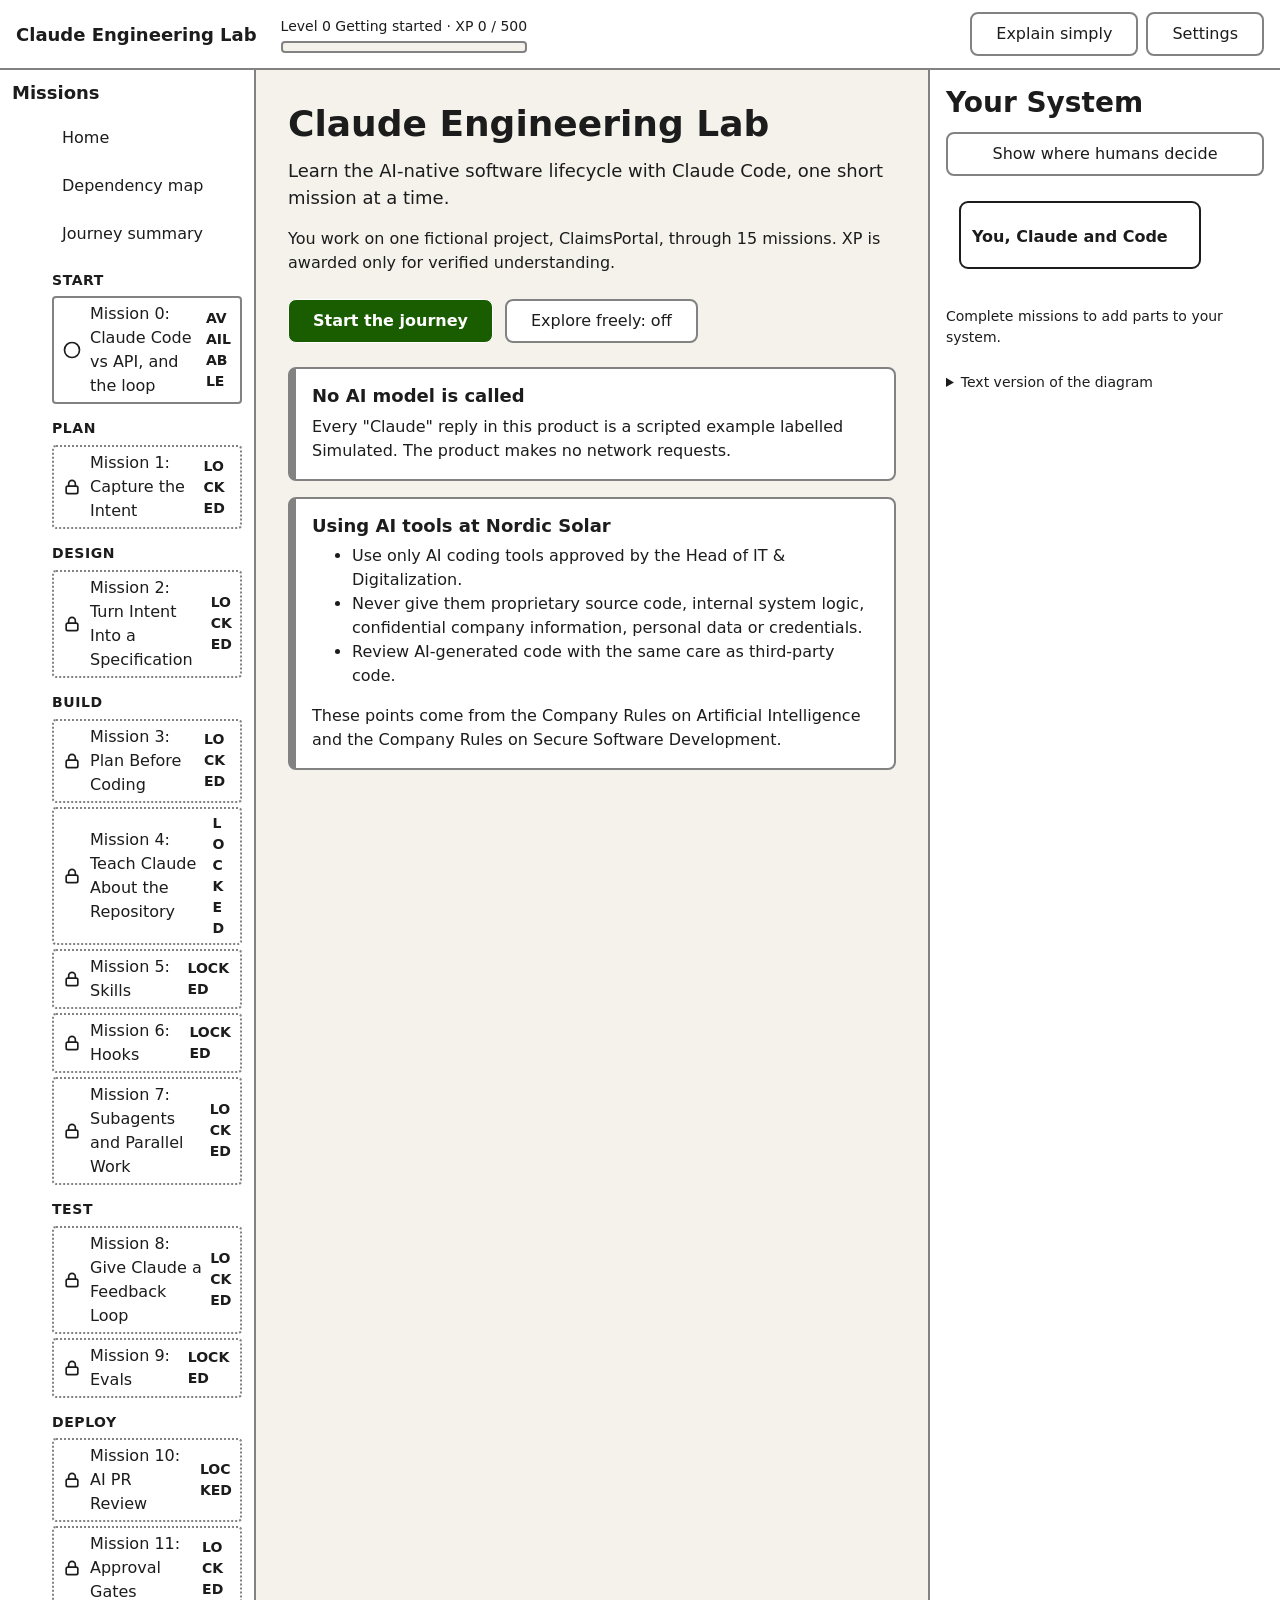
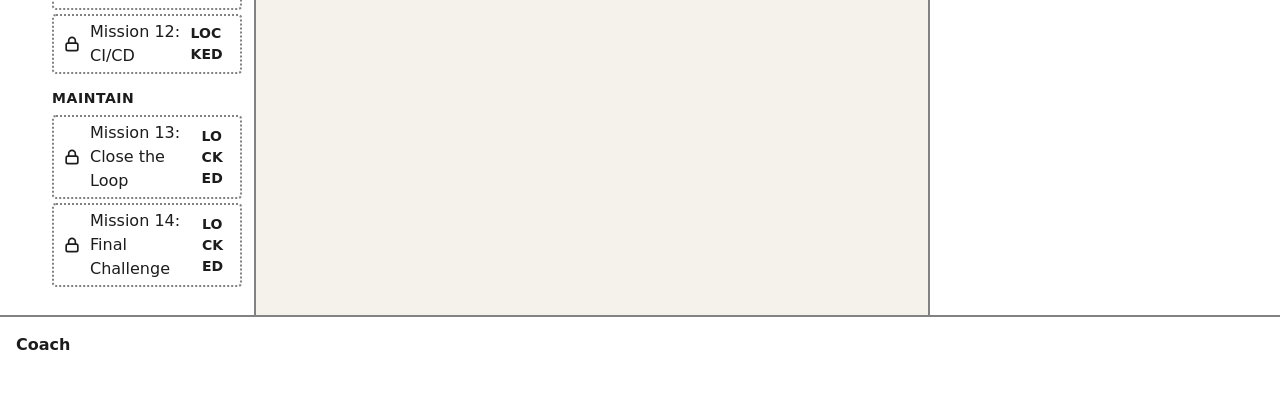
<file: index.html>
<!DOCTYPE html>
<html lang="en">
<head>
  <meta charset="utf-8">
  <meta http-equiv="Content-Security-Policy" content="default-src 'none'; script-src 'self'; style-src 'self'; img-src 'self' data:; connect-src 'none'; base-uri 'none'; form-action 'none'">
  <meta name="viewport" content="width=device-width, initial-scale=1">
  <meta name="referrer" content="no-referrer">
  <title>Claude Engineering Lab</title>
  <link rel="stylesheet" href="css/tokens.css">
  <link rel="stylesheet" href="css/base.css">
  <link rel="stylesheet" href="css/layout.css">
  <link rel="stylesheet" href="css/components.css">
  <script defer src="js/core/dom.js"></script>
  <script defer src="js/core/a11y.js"></script>
  <script defer src="js/core/xp.js"></script>
  <script defer src="js/core/unlock.js"></script>
  <script defer src="js/core/store.js"></script>
  <script defer src="js/core/router.js"></script>
  <script defer src="js/core/skills-validator.js"></script>
  <script defer src="js/core/workflow.js"></script>
  <script defer src="js/content/registry.js"></script>
  <script defer src="js/content/glossary.js"></script>
  <script defer src="js/content/links.js"></script>
  <script defer src="js/content/system-nodes.js"></script>
  <script defer src="js/content/repo.js"></script>
  <script defer src="js/content/final.js"></script>
  <script defer src="js/content/map-graph.js"></script>
  <script defer src="js/components/icons.js"></script>
  <script defer src="js/components/notices.js"></script>
  <script defer src="js/components/coach.js"></script>
  <script defer src="js/components/classifier.js"></script>
  <script defer src="js/components/compare.js"></script>
  <script defer src="js/components/stepper.js"></script>
  <script defer src="js/components/choice.js"></script>
  <script defer src="js/components/diagram.js"></script>
  <script defer src="js/components/map.js"></script>
  <script defer src="js/components/tree.js"></script>
  <script defer src="js/components/terminal.js"></script>
  <script defer src="js/components/flagger.js"></script>
  <script defer src="js/components/builder.js"></script>
  <script defer src="js/components/textlab.js"></script>
  <script defer src="js/components/evalgate.js"></script>
  <script defer src="js/components/pipeline.js"></script>
  <script defer src="js/components/policygrid.js"></script>
  <script defer src="js/components/workflow.js"></script>
  <script defer src="js/components/files.js"></script>
  <script defer src="js/mission.js"></script>
  <script defer src="js/summary.js"></script>
  <script defer src="js/content/missions/m00-orientation.js"></script>
  <script defer src="js/content/missions/m01-intent.js"></script>
  <script defer src="js/content/missions/m02-spec.js"></script>
  <script defer src="js/content/missions/m03-plan.js"></script>
  <script defer src="js/content/missions/m04-context.js"></script>
  <script defer src="js/content/missions/m05-skills.js"></script>
  <script defer src="js/content/missions/m06-hooks.js"></script>
  <script defer src="js/content/missions/m07-agents.js"></script>
  <script defer src="js/content/missions/m08-feedback.js"></script>
  <script defer src="js/content/missions/m09-evals.js"></script>
  <script defer src="js/content/missions/m10-review.js"></script>
  <script defer src="js/content/missions/m11-gates.js"></script>
  <script defer src="js/content/missions/m12-pipeline.js"></script>
  <script defer src="js/content/missions/m13-loop.js"></script>
  <script defer src="js/content/missions/m14-final.js"></script>
  <script defer src="js/app.js"></script>
</head>
<body>
  <a class="skip-link" href="#main">Skip to main content</a>
  <div class="app">
    <header class="app-header">
      <p class="brand">Claude Engineering Lab</p>
      <div class="header-xp" id="header-xp">
        <span class="xp-label" id="xp-label">XP 0 / 500</span>
      </div>
      <div class="header-controls" id="header-controls">
        <button type="button" class="btn menu-toggle" id="menu-toggle" aria-expanded="false" aria-controls="rail">Menu</button>
      </div>
    </header>

    <nav class="rail" id="rail" aria-label="Missions">
      <h2>Missions</h2>
      <ul id="rail-list">
        <li><a href="#/">Home</a></li>
        <li><a href="#/map">Dependency map</a></li>
        <li><a href="#/summary">Journey summary</a></li>
      </ul>
    </nav>

    <main class="lab" id="main" tabindex="-1">
      <noscript><p>Claude Engineering Lab needs JavaScript. It makes no network requests and loads no third-party code.</p></noscript>
    </main>

    <aside class="system" id="system" aria-label="Your System">
      <h2>Your System</h2>
      <p>Your diagram grows as you complete missions.</p>
    </aside>

    <section class="coach" aria-label="Coach">
      <p class="coach-title">Coach</p>
      <div class="coach-body" id="coach" aria-live="polite" aria-atomic="true"></div>
      <div class="coach-tools" id="coach-tools"></div>
      <div class="coach-nav" id="coach-nav"></div>
    </section>
  </div>
</body>
</html>
</file>
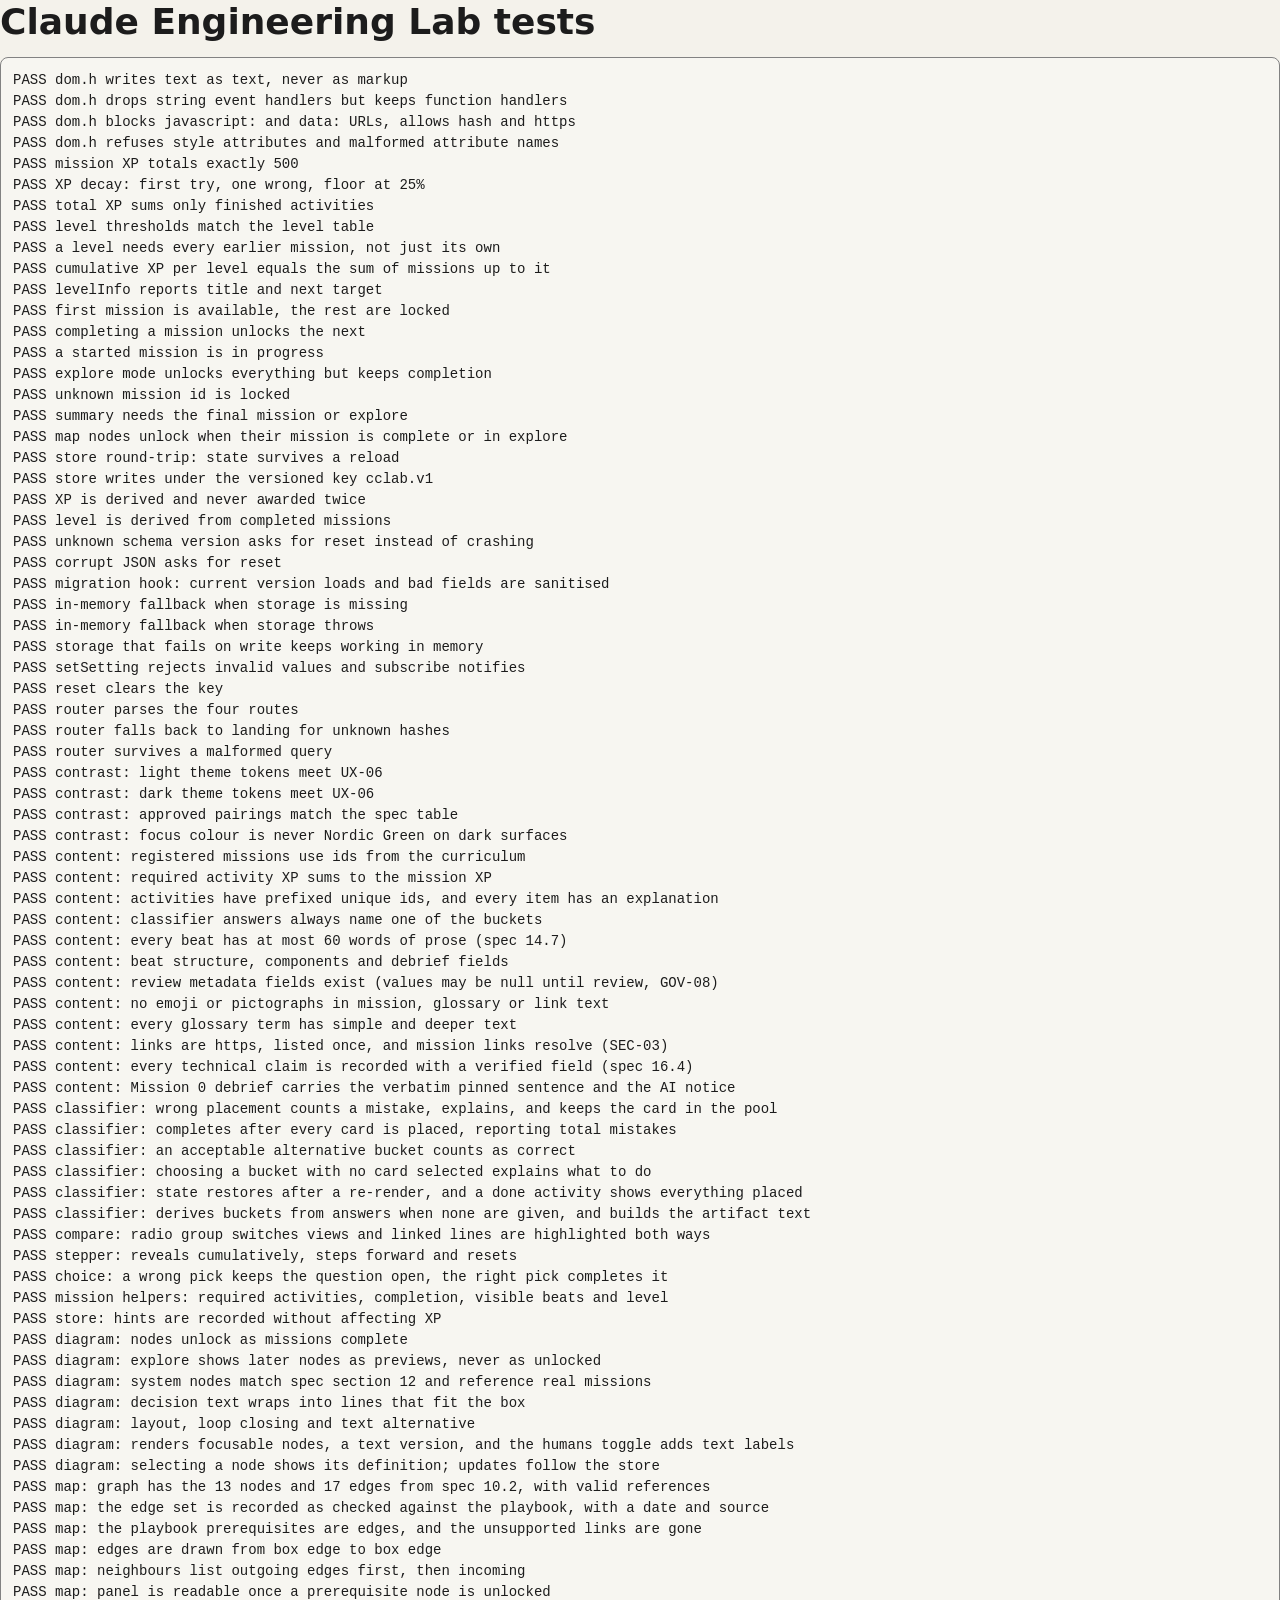
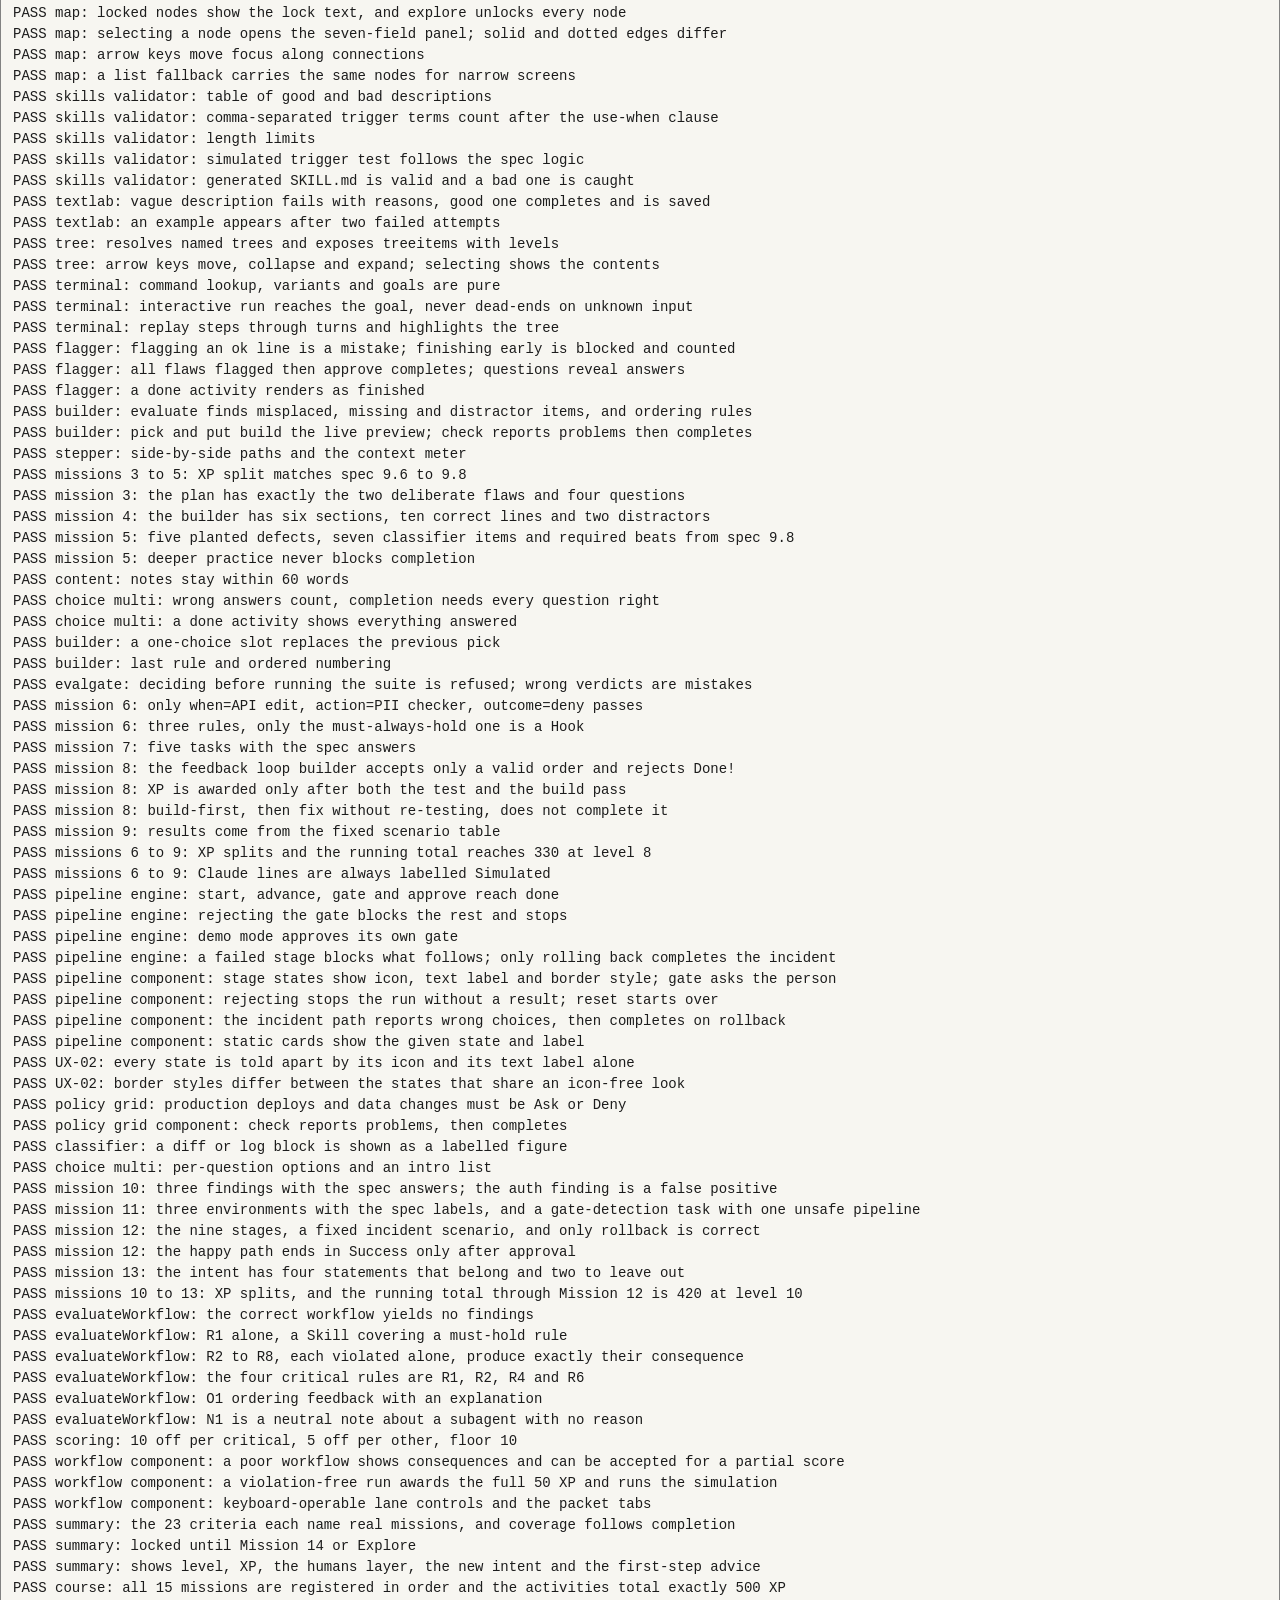
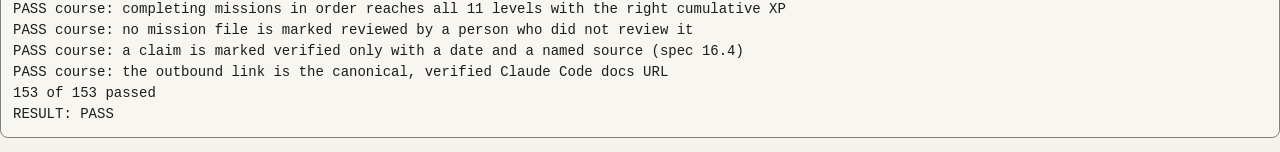
<file: tests.html>
<!DOCTYPE html>
<html lang="en">
<head>
  <meta charset="utf-8">
  <meta http-equiv="Content-Security-Policy" content="default-src 'none'; script-src 'self'; style-src 'self'; img-src 'self' data:; connect-src 'none'; base-uri 'none'; form-action 'none'">
  <meta name="viewport" content="width=device-width, initial-scale=1">
  <title>Claude Engineering Lab tests</title>
  <link rel="stylesheet" href="css/tokens.css">
  <link rel="stylesheet" href="css/base.css">
  <link rel="stylesheet" href="css/components.css">
  <script defer src="js/core/dom.js"></script>
  <script defer src="js/core/a11y.js"></script>
  <script defer src="js/core/xp.js"></script>
  <script defer src="js/core/unlock.js"></script>
  <script defer src="js/core/store.js"></script>
  <script defer src="js/core/router.js"></script>
  <script defer src="js/core/skills-validator.js"></script>
  <script defer src="js/core/workflow.js"></script>
  <script defer src="js/content/registry.js"></script>
  <script defer src="js/content/glossary.js"></script>
  <script defer src="js/content/links.js"></script>
  <script defer src="js/content/system-nodes.js"></script>
  <script defer src="js/content/repo.js"></script>
  <script defer src="js/content/final.js"></script>
  <script defer src="js/content/map-graph.js"></script>
  <script defer src="js/components/icons.js"></script>
  <script defer src="js/components/notices.js"></script>
  <script defer src="js/components/coach.js"></script>
  <script defer src="js/components/classifier.js"></script>
  <script defer src="js/components/compare.js"></script>
  <script defer src="js/components/stepper.js"></script>
  <script defer src="js/components/choice.js"></script>
  <script defer src="js/components/diagram.js"></script>
  <script defer src="js/components/map.js"></script>
  <script defer src="js/components/tree.js"></script>
  <script defer src="js/components/terminal.js"></script>
  <script defer src="js/components/flagger.js"></script>
  <script defer src="js/components/builder.js"></script>
  <script defer src="js/components/textlab.js"></script>
  <script defer src="js/components/evalgate.js"></script>
  <script defer src="js/components/pipeline.js"></script>
  <script defer src="js/components/policygrid.js"></script>
  <script defer src="js/components/workflow.js"></script>
  <script defer src="js/components/files.js"></script>
  <script defer src="js/mission.js"></script>
  <script defer src="js/summary.js"></script>
  <script defer src="js/content/missions/m00-orientation.js"></script>
  <script defer src="js/content/missions/m01-intent.js"></script>
  <script defer src="js/content/missions/m02-spec.js"></script>
  <script defer src="js/content/missions/m03-plan.js"></script>
  <script defer src="js/content/missions/m04-context.js"></script>
  <script defer src="js/content/missions/m05-skills.js"></script>
  <script defer src="js/content/missions/m06-hooks.js"></script>
  <script defer src="js/content/missions/m07-agents.js"></script>
  <script defer src="js/content/missions/m08-feedback.js"></script>
  <script defer src="js/content/missions/m09-evals.js"></script>
  <script defer src="js/content/missions/m10-review.js"></script>
  <script defer src="js/content/missions/m11-gates.js"></script>
  <script defer src="js/content/missions/m12-pipeline.js"></script>
  <script defer src="js/content/missions/m13-loop.js"></script>
  <script defer src="js/content/missions/m14-final.js"></script>
  <script defer src="tests/harness.js"></script>
  <script defer src="tests/dom.test.js"></script>
  <script defer src="tests/xp.test.js"></script>
  <script defer src="tests/unlock.test.js"></script>
  <script defer src="tests/store.test.js"></script>
  <script defer src="tests/router.test.js"></script>
  <script defer src="tests/contrast.test.js"></script>
  <script defer src="tests/content.test.js"></script>
  <script defer src="tests/components.test.js"></script>
  <script defer src="tests/diagram.test.js"></script>
  <script defer src="tests/map.test.js"></script>
  <script defer src="tests/phase4.test.js"></script>
  <script defer src="tests/phase5.test.js"></script>
  <script defer src="tests/phase6.test.js"></script>
  <script defer src="tests/phase7.test.js"></script>
  <script defer src="tests/run.js"></script>
</head>
<body>
  <main>
    <h1>Claude Engineering Lab tests</h1>
    <pre id="output"></pre>
  </main>
</body>
</html>
</file>
<file: css/tokens.css>
/* Design tokens (spec 14.4). The only file allowed to hold colour literals. */

:root {
  --ns-green: #1A5C00;
  --ns-almost-black: #1C1C1C;
  --ns-off-white: #F4F2EB;
  --ns-white: #FFFFFF;
  --ns-black: #000000;

  --font-ui: Aptos, "Segoe UI", system-ui, -apple-system, Roboto, "Helvetica Neue", Arial, sans-serif;
  --font-mono: "Aptos Mono", ui-monospace, "Cascadia Code", Consolas, Menlo, monospace;

  --text-xs: 0.875rem;
  --text-s: 1rem;
  --text-m: 1.125rem;
  --text-l: 1.375rem;
  --text-xl: 1.75rem;
  --text-2xl: 2.25rem;
  --text-3xl: 3rem;

  --space-1: 0.25rem;
  --space-2: 0.5rem;
  --space-3: 0.75rem;
  --space-4: 1rem;
  --space-5: 1.5rem;
  --space-6: 2rem;
  --space-7: 3rem;
  --space-8: 4rem;

  --radius-s: 4px;
  --radius-m: 8px;
  --radius-l: 12px;

  --dur-fast: 150ms;
  --dur-med: 250ms;
  --dur-slow: 400ms;
  --ease: cubic-bezier(0.2, 0, 0, 1);

  --z-rail: 20;
  --z-header: 30;
  --z-drawer: 40;

  /* Light theme (default) */
  --bg: var(--ns-off-white);
  --surface-1: var(--ns-white);
  --surface-2: color-mix(in srgb, var(--ns-off-white) 60%, var(--ns-white));
  --border: color-mix(in srgb, var(--ns-almost-black) 55%, var(--ns-white));
  --code-bg: color-mix(in srgb, var(--ns-off-white) 70%, var(--ns-white));
  --text: var(--ns-almost-black);
  --text-on-fill: var(--ns-white);
  --fill-primary: var(--ns-green);
  --fill-primary-hover: color-mix(in srgb, var(--ns-green) 80%, var(--ns-almost-black));
  --focus: var(--ns-almost-black);
  --shadow-1: 0 1px 2px rgb(0 0 0 / 0.16);
  --shadow-2: 0 4px 12px rgb(0 0 0 / 0.2);
}

@media (prefers-color-scheme: dark) {
  :root:not([data-theme="light"]) {
    --bg: var(--ns-almost-black);
    --surface-1: color-mix(in srgb, var(--ns-white) 8%, var(--ns-almost-black));
    --surface-2: color-mix(in srgb, var(--ns-white) 14%, var(--ns-almost-black));
    --border: color-mix(in srgb, var(--ns-white) 55%, var(--ns-almost-black));
    --code-bg: color-mix(in srgb, var(--ns-black) 30%, var(--ns-almost-black));
    --text: var(--ns-white);
    --focus: var(--ns-white);
    --shadow-1: 0 1px 2px rgb(0 0 0 / 0.5);
    --shadow-2: 0 4px 12px rgb(0 0 0 / 0.6);
  }
}

:root[data-theme="dark"] {
  --bg: var(--ns-almost-black);
  --surface-1: color-mix(in srgb, var(--ns-white) 8%, var(--ns-almost-black));
  --surface-2: color-mix(in srgb, var(--ns-white) 14%, var(--ns-almost-black));
  --border: color-mix(in srgb, var(--ns-white) 55%, var(--ns-almost-black));
  --code-bg: color-mix(in srgb, var(--ns-black) 30%, var(--ns-almost-black));
  --text: var(--ns-white);
  --focus: var(--ns-white);
  --shadow-1: 0 1px 2px rgb(0 0 0 / 0.5);
  --shadow-2: 0 4px 12px rgb(0 0 0 / 0.6);
}
</file>
<file: css/base.css>
*, *::before, *::after { box-sizing: border-box; }

html {
  -webkit-text-size-adjust: 100%;
  text-size-adjust: 100%;
}

body {
  margin: 0;
  background: var(--bg);
  color: var(--text);
  font-family: var(--font-ui);
  font-size: var(--text-s);
  line-height: 1.5;
  overflow-wrap: anywhere;
}

h1, h2, h3 { line-height: 1.2; margin: 0 0 var(--space-3); }
h1 { font-size: var(--text-2xl); font-weight: 700; }
h2 { font-size: var(--text-xl); font-weight: 700; }
h3 { font-size: var(--text-l); font-weight: 400; }
p, ul, ol { margin: 0 0 var(--space-4); }
p, li { max-width: 70ch; }

a { color: var(--text); text-decoration: underline; text-underline-offset: 0.15em; }

code, pre, kbd { font-family: var(--font-mono); font-size: var(--text-xs); }
pre {
  background: var(--code-bg);
  border: 1px solid var(--border);
  border-radius: var(--radius-m);
  padding: var(--space-3);
  overflow-x: auto;
  max-width: 100%;
}

button, input, select, textarea { font: inherit; color: inherit; }
select, textarea, input:not([type="radio"]):not([type="checkbox"]) {
  min-height: 44px;
  padding: var(--space-1) var(--space-3);
  background: var(--surface-1);
  border: 2px solid var(--border);
  border-radius: var(--radius-s);
}

.btn {
  display: inline-flex;
  align-items: center;
  justify-content: center;
  gap: var(--space-2);
  min-height: 44px;
  min-width: 44px;
  padding: var(--space-2) var(--space-5);
  background: var(--surface-1);
  color: var(--text);
  border: 2px solid var(--border);
  border-radius: var(--radius-m);
  cursor: pointer;
  text-decoration: none;
}
.btn:hover { background: var(--surface-2); }
.btn[disabled], .btn[aria-disabled="true"] { cursor: not-allowed; border-style: dashed; }

.btn-primary {
  background: var(--fill-primary);
  color: var(--text-on-fill);
  border: 1px solid var(--ns-white);
  font-weight: 700;
}
.btn-primary:hover { background: var(--fill-primary-hover); }

:focus-visible {
  outline: 3px solid var(--focus);
  outline-offset: 2px;
}
:focus:not(:focus-visible) { outline: none; }
[tabindex="-1"]:focus { outline: none; }

.skip-link {
  position: absolute;
  left: var(--space-3);
  top: -100px;
  padding: var(--space-2) var(--space-4);
  background: var(--surface-1);
  border: 2px solid var(--border);
  z-index: calc(var(--z-drawer) + 10);
}
.skip-link:focus { top: var(--space-3); }

.sr-only {
  position: absolute;
  width: 1px;
  height: 1px;
  margin: -1px;
  padding: 0;
  overflow: hidden;
  clip-path: inset(50%);
  white-space: nowrap;
  border: 0;
}

.notice {
  border: 2px solid var(--border);
  border-left-width: 8px;
  border-radius: var(--radius-m);
  background: var(--surface-1);
  padding: var(--space-4);
  margin-bottom: var(--space-4);
  max-width: 70ch;
}
.notice h2, .notice h3 { font-size: var(--text-m); font-weight: 700; margin-bottom: var(--space-2); }
.notice p:last-child, .notice ul:last-child { margin-bottom: 0; }

.actions { display: flex; flex-wrap: wrap; gap: var(--space-3); margin: var(--space-5) 0; }

@media (prefers-reduced-motion: reduce) {
  *, *::before, *::after {
    animation-duration: 0.01ms !important;
    animation-iteration-count: 1 !important;
    transition-duration: 0.01ms !important;
    scroll-behavior: auto !important;
  }
}
:root[data-motion="reduce"] *,
:root[data-motion="reduce"] *::before,
:root[data-motion="reduce"] *::after {
  animation-duration: 0.01ms !important;
  animation-iteration-count: 1 !important;
  transition-duration: 0.01ms !important;
  scroll-behavior: auto !important;
}

.lead { font-size: var(--text-m); max-width: 60ch; }
summary { cursor: pointer; padding-block: var(--space-3); }
</file>
<file: css/layout.css>
.app {
  display: grid;
  min-height: 100vh;
  grid-template-columns: minmax(0, 1fr);
  grid-template-rows: auto 1fr auto;
  grid-template-areas: "header" "lab" "coach";
}

.app-header {
  grid-area: header;
  display: flex;
  flex-wrap: wrap;
  align-items: center;
  gap: var(--space-3) var(--space-5);
  padding: var(--space-3) var(--space-4);
  background: var(--surface-1);
  border-bottom: 2px solid var(--border);
}
.brand { font-size: var(--text-m); font-weight: 700; margin: 0; }
.header-xp { display: flex; flex-direction: column; gap: var(--space-1); min-width: 10rem; }
.xp-label { font-size: var(--text-xs); }
.xp-bar {
  height: 12px;
  border: 2px solid var(--border);
  border-radius: var(--radius-s);
  background: var(--bg);
  overflow: hidden;
}
.xp-fill { height: 100%; background: var(--fill-primary); transform-origin: left; }
.header-controls { display: flex; flex-wrap: wrap; gap: var(--space-2); margin-left: auto; }

.rail {
  grid-area: rail;
  display: none;
  padding: var(--space-4);
  background: var(--surface-1);
  border-right: 2px solid var(--border);
}
.rail[data-open="true"] {
  display: block;
  position: fixed;
  inset: 0 auto 0 0;
  width: min(20rem, 90vw);
  overflow-y: auto;
  z-index: var(--z-drawer);
  box-shadow: var(--shadow-2);
}
.rail h2 { font-size: var(--text-m); }

.lab {
  grid-area: lab;
  padding: var(--space-5) var(--space-4);
  min-width: 0;
}
.lab:focus { outline: none; }

.system {
  grid-area: system;
  display: none;
  padding: var(--space-4);
  border-left: 2px solid var(--border);
  background: var(--surface-1);
}

.coach {
  grid-area: coach;
  padding: var(--space-4);
  background: var(--surface-1);
  border-top: 2px solid var(--border);
  min-height: 3.5rem;
}
.coach-title { font-size: var(--text-s); font-weight: 700; margin: 0 0 var(--space-1); }
.coach-body { margin: 0; }

.menu-toggle { display: inline-flex; }

@media (min-width: 768px) {
  .app {
    grid-template-columns: 7.5rem minmax(0, 1fr);
    grid-template-areas: "header header" "rail lab" "coach coach";
  }
  .rail { display: block; padding: var(--space-3); }
  .rail[data-open="true"] { position: static; width: auto; box-shadow: none; }
  .rail h2 { position: absolute; width: 1px; height: 1px; overflow: hidden; clip-path: inset(50%); margin: -1px; }
  .menu-toggle { display: none; }
  .lab { padding: var(--space-6); }
}

@media (min-width: 1280px) {
  .app {
    grid-template-columns: 16rem minmax(0, 1fr) 22rem;
    grid-template-areas: "header header header" "rail lab system" "coach coach coach";
  }
  .rail h2 { position: static; width: auto; height: auto; overflow: visible; clip-path: none; margin: 0 0 var(--space-3); }
  .system { display: block; }
}
</file>
<file: css/components.css>
.icon { flex: none; vertical-align: -0.2em; }

/* Mission shell */
.mission { max-width: 56rem; }
.mission-kicker { margin: 0 0 var(--space-1); font-weight: 700; font-size: var(--text-xs); text-transform: uppercase; letter-spacing: 0.04em; }
.mission-meta { margin: 0 0 var(--space-5); font-size: var(--text-xs); }
.beat-progress { display: flex; flex-wrap: wrap; align-items: center; gap: var(--space-3); margin-bottom: var(--space-4); }
.beat-count { margin: 0; font-size: var(--text-xs); font-weight: 700; }
.dots { display: flex; gap: var(--space-2); list-style: none; padding: 0; margin: 0; }
.dot { width: 14px; height: 14px; border-radius: 50%; border: 2px solid var(--text); }
.dot[data-state="past"] { background: var(--text); }
.dot[data-state="current"] { border-width: 4px; }
.dot[data-state="ahead"] { border-style: dashed; }
.beat-heading { font-size: var(--text-xl); }
.beat-deeper { border-left: 4px solid var(--border); padding-left: var(--space-3); }
.beat-caption, .beat-simulated { font-size: var(--text-xs); }
.terms { margin: 0 0 var(--space-4); max-width: 70ch; }
.terms dt { font-weight: 700; }
.terms dd { margin: 0 0 var(--space-2); }
.debrief-line { margin-bottom: var(--space-2); }
.level-banner { border-style: double; border-width: 4px; }
.readmore h3 { font-size: var(--text-m); font-weight: 700; }

/* Coach */
.coach-msg { margin: 0; display: flex; flex-wrap: wrap; align-items: baseline; gap: var(--space-1); max-width: 80ch; }
.coach-msg[data-kind="wrong"] { border-left: 6px double var(--text); padding-left: var(--space-3); }
.coach-msg[data-kind="correct"] { border-left: 6px solid var(--text); padding-left: var(--space-3); }
.coach-extra { font-weight: 700; }
.coach-tools, .coach-nav { display: flex; flex-wrap: wrap; align-items: center; gap: var(--space-3); margin-top: var(--space-3); }
.coach-why summary { list-style: none; cursor: pointer; display: inline-flex; }
.coach-why summary::-webkit-details-marker { display: none; }
.coach-why p { margin-top: var(--space-2); }
.coach-reason { font-size: var(--text-xs); font-weight: 700; }

/* Classifier */
.classifier { display: grid; gap: var(--space-4); }
.cl-request { margin: 0; padding: var(--space-3) var(--space-4); border-left: 6px solid var(--text); background: var(--surface-1); font-weight: 700; max-width: 70ch; }
.cl-prompt { margin: 0; font-weight: 700; }
.cl-pool { list-style: none; padding: 0; margin: 0; display: flex; flex-wrap: wrap; gap: var(--space-2); }
.cl-pool li { max-width: 100%; }
.cl-card { display: inline-flex; align-items: center; gap: var(--space-2); min-height: 44px; padding: var(--space-2) var(--space-4); text-align: left; background: var(--surface-1); border: 2px solid var(--border); border-radius: var(--radius-m); cursor: pointer; }
.cl-card:hover { background: var(--surface-2); }
.cl-card[aria-pressed="true"] { border: 4px solid var(--text); padding: calc(var(--space-2) - 2px) calc(var(--space-4) - 2px); font-weight: 700; }
.cl-card[data-wrong="true"] { border-style: double; border-width: 5px; }
.cl-flag { font-weight: 700; }
.cl-buckets { display: grid; gap: var(--space-3); grid-template-columns: repeat(auto-fit, minmax(14rem, 1fr)); }
.cl-bucket { background: var(--surface-1); border: 2px solid var(--border); border-radius: var(--radius-m); padding: var(--space-3); }
.cl-bucket-title { font-size: var(--text-s); font-weight: 700; margin-bottom: var(--space-2); }
.cl-place[aria-disabled="true"] { border-style: dashed; cursor: not-allowed; }
.cl-placed { list-style: none; padding: 0; margin: var(--space-3) 0 0; display: grid; gap: var(--space-2); }
.cl-placed-item { display: flex; gap: var(--space-2); align-items: flex-start; padding: var(--space-2); border: 2px solid var(--border); border-radius: var(--radius-s); background: var(--bg); }
.cl-artifact { background: var(--surface-1); border: 2px solid var(--border); border-radius: var(--radius-m); padding: var(--space-4); }
.cl-artifact h3 { font-size: var(--text-m); font-weight: 700; }
.cl-artifact-text { white-space: pre-wrap; }

/* Compare */
.compare { display: grid; gap: var(--space-3); }
.compare-switch { display: inline-flex; flex-wrap: wrap; gap: var(--space-2); border: 0; margin: 0; padding: 0; }
.compare-opt input { position: absolute; opacity: 0; width: 44px; height: 44px; margin: 0; }
.compare-opt label { display: inline-flex; align-items: center; min-height: 44px; padding: var(--space-2) var(--space-4); border: 2px solid var(--border); border-radius: var(--radius-m); background: var(--surface-1); cursor: pointer; }
.compare-opt input:checked + label { background: var(--fill-primary); color: var(--text-on-fill); border: 2px solid var(--ns-white); font-weight: 700; }
.compare-opt input:focus-visible + label { outline: 3px solid var(--focus); outline-offset: 2px; }
.compare-opt { position: relative; }
.compare-heading { font-size: var(--text-m); font-weight: 700; margin: 0; }
.compare-lines { list-style: none; padding: 0; margin: 0; display: grid; gap: var(--space-2); }
.compare-line { display: block; width: 100%; text-align: left; padding: var(--space-3); background: var(--surface-1); border: 2px solid var(--border); border-radius: var(--radius-s); }
button.compare-line { cursor: pointer; min-height: 44px; }
.compare-line[aria-pressed="true"] { border: 4px solid var(--text); padding: calc(var(--space-3) - 2px); }
.compare-line[data-linked="true"] { border-style: double; border-width: 5px; }
.compare-tag { font-weight: 700; font-size: var(--text-xs); }
.compare-hint { font-size: var(--text-xs); margin: 0; }

/* Stepper */
.stepper { display: grid; gap: var(--space-3); }
.flow { list-style: none; padding: 0; margin: 0; display: flex; flex-wrap: wrap; gap: var(--space-2); align-items: stretch; }
.flow-node { display: flex; align-items: center; gap: var(--space-2); max-width: none; }
.flow-node[hidden] { display: none; }
.flow-label { display: block; font-weight: 700; padding: var(--space-2) var(--space-3); border: 2px solid var(--border); border-radius: var(--radius-m); background: var(--surface-1); }
.flow-detail { display: none; }
.flow-node[data-active="true"] .flow-label { border: 4px solid var(--text); padding: calc(var(--space-2) - 2px) calc(var(--space-3) - 2px); }
.flow-now { font-size: var(--text-xs); font-weight: 700; }
.stepper-caption { margin: 0; min-height: 3em; }
.stepper-controls { display: flex; flex-wrap: wrap; gap: var(--space-2); align-items: center; }
.stepper-controls .btn[aria-disabled="true"] { border-style: dashed; cursor: not-allowed; }
.stepper-speed { display: inline-flex; gap: var(--space-2); align-items: center; }

/* Choice */
.choice-set { border: 0; margin: 0; padding: 0; display: grid; gap: var(--space-3); }
.choice-set legend { font-weight: 700; margin-bottom: var(--space-2); padding: 0; }
.choice-card { position: relative; border: 2px solid var(--border); border-radius: var(--radius-m); background: var(--surface-1); }
.choice-card input { position: absolute; opacity: 0; inset: 0; width: 100%; height: 100%; margin: 0; cursor: pointer; }
.choice-card label { display: grid; gap: var(--space-1); padding: var(--space-4); min-height: 44px; }
.choice-card:focus-within { outline: 3px solid var(--focus); outline-offset: 2px; }
.choice-card[data-state="correct"] { border: 4px solid var(--text); }
.choice-card[data-state="tried"] { border-style: dashed; }
.choice-text { font-weight: 700; }
.choice-status { font-size: var(--text-xs); font-weight: 700; }
.choice-consequence { margin: 0; padding: 0 var(--space-4) var(--space-4); font-size: var(--text-xs); }

/* Mission rail */
.rail-stage { overflow-wrap: normal; font-size: var(--text-xs); font-weight: 700; text-transform: uppercase; letter-spacing: 0.04em; margin: var(--space-4) 0 var(--space-2); }
.rail-list { list-style: none; padding: 0; margin: 0; display: grid; gap: var(--space-1); }
.rail-link { display: flex; align-items: center; gap: var(--space-2); min-height: 44px; padding: var(--space-1) var(--space-2); border: 2px solid transparent; border-radius: var(--radius-s); text-decoration: none; }
.rail-link:hover { background: var(--surface-2); }
.rail-link[aria-current="page"] { border-color: var(--text); font-weight: 700; }
.rail-link[data-status="locked"] { border-style: dotted; border-color: var(--border); cursor: not-allowed; }
.rail-link[data-status="available"] { border-style: solid; border-color: var(--border); }
.rail-link[data-status="in-progress"] { border-style: solid; border-color: var(--border); font-weight: 700; }
.rail-link[data-status="complete"] { border-style: solid; border-color: var(--border); }
.rail-status { font-size: var(--text-xs); font-weight: 700; text-transform: uppercase; }
@media (min-width: 768px) and (max-width: 1279px) {
  .rail-text, .rail-status {
    position: absolute; width: 1px; height: 1px; margin: -1px; padding: 0;
    overflow: hidden; clip-path: inset(50%); white-space: nowrap; border: 0;
  }
  .rail-link { justify-content: center; }
}

/* Your System diagram */
.sys { display: grid; gap: var(--space-3); }
.sys-svg { max-width: 100%; height: auto; display: block; }
.sys-box { fill: var(--surface-1); stroke: var(--text); stroke-width: 2; }
.sys-node { cursor: pointer; }
.sys-node[data-status="preview"] .sys-box { stroke-dasharray: 6 4; }
.sys-node:focus-visible { outline: 3px solid var(--focus); outline-offset: 2px; }
.sys-selected .sys-box { stroke-width: 5; }
.sys-label { fill: var(--text); font: 700 16px var(--font-ui); }
.sys-human { fill: var(--text); font: 14px var(--font-ui); }
.sys-person { fill: none; stroke: var(--text); stroke-width: 2; }
.sys-edge { stroke: var(--text); stroke-width: 3; fill: none; }
.sys-edge-preview { stroke-dasharray: 2 6; }
.sys-arrow { fill: var(--text); }
.sys-new .sys-box, .sys-new .sys-label { animation: sys-in var(--dur-med) var(--ease); }
@keyframes sys-in { from { opacity: 0; } to { opacity: 1; } }
.sys-caption { margin: 0; font-size: var(--text-xs); }
.sys-def { border: 2px solid var(--border); border-radius: var(--radius-m); padding: var(--space-3); background: var(--bg); }
.sys-def h3 { font-size: var(--text-s); font-weight: 700; }
.sys-alt summary { cursor: pointer; font-size: var(--text-xs); }
.sys-toggle[aria-pressed="true"] { border-width: 4px; font-weight: 700; }

/* Tabs for small screens */
.system-tabs { display: flex; gap: var(--space-2); margin-bottom: var(--space-4); }
.system-tabs [role="tab"] { min-height: 44px; padding: var(--space-2) var(--space-4); border: 2px solid var(--border); border-radius: var(--radius-m); background: var(--surface-1); cursor: pointer; }
.system-tabs [role="tab"][aria-selected="true"] { border: 4px solid var(--text); font-weight: 700; padding: calc(var(--space-2) - 2px) calc(var(--space-4) - 2px); }
.system-panel[hidden] { display: none; }
@media (min-width: 1280px) { .system-tabs { display: none; } }

/* Dependency map */
.map { display: grid; gap: var(--space-4); }
.map-svg { width: 100%; height: auto; display: block; background: var(--surface-1); border: 2px solid var(--border); border-radius: var(--radius-m); }
.map-box { fill: var(--surface-1); stroke: var(--text); stroke-width: 2; }
.map-node { cursor: pointer; }
.map-node[data-status="locked"] .map-box { stroke-dasharray: 2 5; stroke-width: 3; }
.map-node:focus-visible { outline: 3px solid var(--focus); outline-offset: 3px; }
.map-selected .map-box { stroke-width: 6; }
.map-label { fill: var(--text); font: 700 18px var(--font-ui); }
.map-sub { fill: var(--text); font: 700 12px var(--font-ui); letter-spacing: 0.05em; }
.map-lock { fill: none; stroke: var(--text); stroke-width: 2; }
.map-edge { stroke: var(--text); stroke-width: 3; fill: none; }
.map-edge-dotted { stroke-dasharray: 2 7; }
.map-edge-hl { stroke-width: 6; }
.map-arrow { fill: var(--text); }
.map-legend { list-style: none; padding: 0; margin: var(--space-3) 0; display: flex; flex-wrap: wrap; gap: var(--space-4); font-size: var(--text-xs); }
.map-legend li { display: flex; align-items: center; gap: var(--space-2); max-width: none; }
.map-key { flex: none; }
.map-hint { font-size: var(--text-xs); }
.map-panel { border: 2px solid var(--border); border-radius: var(--radius-m); padding: var(--space-4); background: var(--surface-1); max-width: 70ch; }
.map-panel h2 { font-size: var(--text-l); }
.map-fields dt { font-weight: 700; text-transform: uppercase; font-size: var(--text-xs); letter-spacing: 0.04em; margin-top: var(--space-3); }
.map-fields dd { margin: 0; }
.map-locked { font-weight: 700; }
.map-list { list-style: none; padding: 0; margin: 0; display: grid; gap: var(--space-2); }
.map-list-item { max-width: none; border: 2px solid var(--border); border-radius: var(--radius-m); background: var(--surface-1); padding: var(--space-2) var(--space-3); }
.map-list-item[data-status="locked"] { border-style: dotted; }
.map-list-item summary { cursor: pointer; min-height: 44px; display: flex; align-items: center; gap: var(--space-2); font-weight: 700; }
.map-listbox { display: none; }
@media (max-width: 767px) {
  .map-graph { display: none; }
  .map-listbox { display: block; }
}

/* Tree */
.tree-box { display: grid; gap: var(--space-3); grid-template-columns: minmax(0, 1fr); }
.tree { list-style: none; padding: 0; margin: 0; border: 2px solid var(--border); border-radius: var(--radius-m); background: var(--surface-1); padding: var(--space-2) 0; }
.tree-item { display: flex; align-items: center; gap: var(--space-2); min-height: 44px; padding-right: var(--space-3); cursor: pointer; font-family: var(--font-mono); font-size: var(--text-xs); max-width: none; border: 2px solid transparent; }
.tree-item:focus-visible { outline: 3px solid var(--focus); outline-offset: -3px; }
.tree-selected { border-color: var(--text); font-weight: 700; }
.tree-read { border-left: 6px double var(--text); }
.tree-flag { font-family: var(--font-ui); font-weight: 700; }
.tree-info { border: 2px solid var(--border); border-radius: var(--radius-m); padding: var(--space-3); background: var(--bg); min-width: 0; }
.tree-title { font-family: var(--font-mono); font-size: var(--text-s); font-weight: 700; }
.tree-sample { white-space: pre-wrap; }
.tree-optional { margin: 0 0 var(--space-2); }
@media (min-width: 900px) { .tree-box { grid-template-columns: minmax(14rem, 1fr) minmax(0, 1.4fr); } }

/* Terminal */
.term-layout { display: grid; gap: var(--space-3); }
.term-layout[data-tree="true"] { grid-template-columns: minmax(0, 1fr); }
@media (min-width: 1100px) { .term-layout[data-tree="true"] { grid-template-columns: minmax(0, 1.3fr) minmax(0, 1fr); } }
.term-panel { border: 2px solid var(--border); border-radius: var(--radius-m); background: var(--code-bg); overflow: hidden; }
.term-header { display: flex; flex-wrap: wrap; gap: var(--space-3); align-items: center; justify-content: space-between; padding: var(--space-2) var(--space-3); border-bottom: 2px solid var(--border); font-weight: 700; font-size: var(--text-xs); }
.term-sim { border: 2px solid var(--text); padding: 0 var(--space-2); font-weight: 700; border-radius: var(--radius-s); }
.term-log { font-family: var(--font-mono); font-size: var(--text-xs); min-height: 8rem; max-height: 22rem; overflow: auto; padding: var(--space-3); display: grid; gap: var(--space-1); }
.term-line { max-width: none; white-space: pre-wrap; }
.term-claude { border-left: 4px solid var(--text); padding-left: var(--space-2); }
.term-cmd .term-text { font-weight: 700; }
.term-who, .term-prompt, .term-status { font-weight: 700; }
.term-controls { display: flex; flex-wrap: wrap; gap: var(--space-2); padding: var(--space-3); border-top: 2px solid var(--border); align-items: center; }
.term-form { display: flex; flex-wrap: wrap; gap: var(--space-2); align-items: center; }
.term-form input { min-width: 12rem; font-family: var(--font-mono); }
.term-chips { display: flex; flex-wrap: wrap; gap: var(--space-2); align-items: center; }
.term-chip { font-family: var(--font-mono); font-size: var(--text-xs); }

/* Flagger */
.flagger { display: grid; gap: var(--space-3); }
.fl-prompt { margin: 0; font-weight: 700; }
.fl-questions h3 { font-size: var(--text-m); font-weight: 700; }
.fl-questions ul { list-style: none; padding: 0; margin: 0; display: grid; gap: var(--space-2); }
.fl-questions li { max-width: none; }
.fl-answer { margin: var(--space-1) 0 0; padding-left: var(--space-3); border-left: 4px solid var(--border); }
.fl-list { list-style: none; padding: 0; margin: 0; display: grid; gap: var(--space-2); }
.fl-item { max-width: none; }
.fl-flag { display: flex; flex-wrap: wrap; gap: var(--space-2); align-items: center; width: 100%; text-align: left; min-height: 44px; padding: var(--space-2) var(--space-3); background: var(--surface-1); border: 2px solid var(--border); border-radius: var(--radius-s); cursor: pointer; }
.fl-flag:hover { background: var(--surface-2); }
.fl-flag[aria-pressed="true"] { border: 4px solid var(--text); padding: calc(var(--space-2) - 2px) calc(var(--space-3) - 2px); }
.fl-item[data-wrong="true"] .fl-flag { border-style: double; border-width: 5px; }
.fl-flag[aria-disabled="true"] { cursor: default; }
.fl-mark { font-weight: 700; margin-left: auto; }
.fl-status { margin: 0; font-weight: 700; }

/* Builder */
.builder { display: grid; gap: var(--space-4); }
.bd-palette { list-style: none; padding: 0; margin: 0; display: flex; flex-wrap: wrap; gap: var(--space-2); }
.bd-palette li { max-width: 100%; }
.bd-remove { min-height: 44px; font-size: var(--text-xs); }
.bd-problems { list-style: none; padding: var(--space-3); margin: 0; border: 4px double var(--text); border-radius: var(--radius-m); display: grid; gap: var(--space-2); }
.bd-problems li { display: flex; gap: var(--space-2); align-items: flex-start; max-width: none; }

/* Skill description lab */
.textlab { display: grid; gap: var(--space-3); }
.textlab textarea { width: 100%; font-family: var(--font-mono); min-height: 8rem; }
.textlab label { font-weight: 700; }
.tl-count { margin: 0; font-size: var(--text-xs); }
.tl-rules, .tl-tests ul { list-style: none; padding: 0; margin: 0; display: grid; gap: var(--space-2); }
.tl-row { display: flex; flex-wrap: wrap; gap: var(--space-1); align-items: baseline; padding: var(--space-2) var(--space-3); border: 2px solid var(--border); border-radius: var(--radius-s); background: var(--surface-1); max-width: none; }
.tl-row[data-pass="false"] { border: 4px double var(--text); }
.tl-row[data-pass="true"] { border-style: solid; }
.tl-state { font-size: var(--text-xs); letter-spacing: 0.04em; }
.tl-sim, .tl-example p { margin: 0; }
.tl-example { border: 2px solid var(--border); border-radius: var(--radius-m); padding: var(--space-3); background: var(--bg); }
.tl-guide summary { cursor: pointer; font-size: var(--text-xs); min-height: 44px; display: flex; align-items: center; }
.download-box { display: grid; gap: var(--space-3); justify-items: start; margin: var(--space-4) 0; }

/* Stepper paths and meter, cards */
.flow-paths { display: grid; gap: var(--space-4); grid-template-columns: repeat(auto-fit, minmax(16rem, 1fr)); }
.flow-path { border: 2px solid var(--border); border-radius: var(--radius-m); padding: var(--space-3); background: var(--surface-1); }
.flow-path-title { font-size: var(--text-s); font-weight: 700; }
.flow-path .flow { flex-direction: column; align-items: flex-start; }
.meter { display: grid; gap: var(--space-1); max-width: 28rem; }
.meter-label { font-weight: 700; font-size: var(--text-xs); }
.meter-bar { height: 16px; border: 2px solid var(--text); border-radius: var(--radius-s); background: var(--bg); overflow: hidden; }
.meter-fill { height: 100%; background: var(--fill-primary); }
.cards { margin: var(--space-3) 0; display: grid; gap: var(--space-3); max-width: 70ch; }
.cards dt { font-weight: 700; }
.cards dd { margin: 0; padding-bottom: var(--space-3); border-bottom: 2px solid var(--border); }
.beat-note { font-size: var(--text-xs); }

/* Choice (multi-question) and eval gate */
.choice-multi { display: grid; gap: var(--space-4); }
.evalgate { display: grid; gap: var(--space-4); }
.eg-card { border: 2px solid var(--border); border-radius: var(--radius-m); padding: var(--space-4); background: var(--surface-1); }
.eg-card[data-decided="true"] { border: 4px solid var(--text); }
.eg-card h3 { font-size: var(--text-m); font-weight: 700; }
.eg-actions { display: flex; flex-wrap: wrap; gap: var(--space-2); align-items: center; margin: var(--space-3) 0; }
.eg-actions .btn[aria-disabled="true"] { border-style: dashed; cursor: not-allowed; }
.eg-decision { display: inline-flex; gap: var(--space-1); align-items: center; }
.eg-table { width: 100%; border-collapse: collapse; font-size: var(--text-xs); }
.eg-table caption { text-align: left; font-weight: 700; padding-bottom: var(--space-2); }
.eg-table th, .eg-table td { text-align: left; padding: var(--space-2); border: 2px solid var(--border); vertical-align: top; }
.eg-table tr[data-outcome="regression"] td { border-style: double; border-width: 4px; font-weight: 700; }

/* State vocabulary (spec 14.5): icon + text label + border style, never colour alone */
.state-chip { display: inline-flex; align-items: center; gap: var(--space-1); font-size: var(--text-xs); }
.state-label { font-weight: 700; letter-spacing: 0.03em; }
.pipeline { display: grid; gap: var(--space-4); }
.pl-list { list-style: none; padding: 0; margin: 0; display: grid; gap: var(--space-2); grid-template-columns: repeat(auto-fit, minmax(11rem, 1fr)); }
.pl-stage { display: grid; gap: var(--space-1); align-content: start; padding: var(--space-3); border-radius: var(--radius-m); background: var(--surface-1); color: var(--text); max-width: none; min-height: 6rem; }
.pl-name { font-weight: 700; }
.pl-detail, .pl-approver { font-size: var(--text-xs); }
.pl-stage[data-state="waiting"] { border: 2px dashed var(--text); }
.pl-stage[data-state="running"] { border: 2px solid var(--text); }
.pl-stage[data-state="passed"] { background: var(--fill-primary); color: var(--text-on-fill); border: 1px solid var(--ns-white); }
.pl-stage[data-state="failed"] { border: 5px double var(--text); }
.pl-stage[data-state="blocked"] { border: 4px solid var(--text); }
.pl-stage[data-state="blocked"] .state-label { text-decoration: line-through; }
.pl-stage[data-state="approval"] { border: 2px solid var(--text); }
.pl-stage[data-state="approval"] .state-label, .pl-stage[data-state="approval"] .pl-name { font-weight: 800; }
.pl-stage[data-state="locked"] { border: 3px dotted var(--text); }
.pl-controls { display: flex; flex-wrap: wrap; gap: var(--space-2); align-items: center; }
.pl-panel { border: 2px solid var(--border); border-radius: var(--radius-m); padding: var(--space-4); background: var(--surface-1); max-width: 70ch; }
.pl-panel h3 { font-size: var(--text-m); font-weight: 700; }
.pl-note { font-weight: 700; }

/* Policy grid, context blocks, choice intro */
.pg-table { border-collapse: collapse; width: 100%; }
.pg-table th, .pg-table td { text-align: left; padding: var(--space-2); border: 2px solid var(--border); }
.pg-cell[data-bad="true"] { border: 5px double var(--text); }
.pg-flag { font-weight: 700; }
.cl-context { margin: 0; }
.cl-context figcaption { font-weight: 700; font-size: var(--text-xs); margin-bottom: var(--space-1); }
.cl-context-text { white-space: pre; }
.choice-intro { margin-top: 0; }

/* Final challenge */
.wf { display: grid; gap: var(--space-3); }
.wf h3 { font-size: var(--text-m); font-weight: 700; margin: var(--space-3) 0 0; }
.wf-tabs { display: flex; flex-wrap: wrap; gap: var(--space-2); }
.wf-tabs [role="tab"] { min-height: 44px; padding: var(--space-2) var(--space-3); border: 2px solid var(--border); border-radius: var(--radius-m); background: var(--surface-1); cursor: pointer; }
.wf-tabs [role="tab"][aria-selected="true"] { border: 4px solid var(--text); padding: calc(var(--space-2) - 2px) calc(var(--space-3) - 2px); font-weight: 700; }
.wf-panel { border: 2px solid var(--border); border-radius: var(--radius-m); padding: var(--space-3) var(--space-4); background: var(--surface-1); }
.wf-panel ul { margin: 0; }
.wf-lane { list-style: none; padding: 0; margin: 0; display: grid; gap: var(--space-2); }
.wf-step { display: flex; flex-wrap: wrap; gap: var(--space-2); align-items: center; padding: var(--space-2) var(--space-3); border: 2px solid var(--border); border-radius: var(--radius-m); background: var(--surface-1); max-width: none; }
.wf-num { font-weight: 700; }
.wf-name { font-weight: 700; }
.wf-actions { display: flex; flex-wrap: wrap; gap: var(--space-2); margin-left: auto; }
.wf-cover { border: 2px solid var(--border); border-radius: var(--radius-m); padding: var(--space-3); }
.wf-cover legend { font-weight: 700; padding: 0 var(--space-2); }
.wf-findings { list-style: none; padding: 0; margin: 0; display: grid; gap: var(--space-3); }
.wf-finding { border: 4px double var(--text); border-radius: var(--radius-m); padding: var(--space-3); max-width: none; }
.wf-finding[data-severity="note"] { border: 2px solid var(--border); }
.wf-sev { font-size: var(--text-xs); letter-spacing: 0.04em; }
.wf-title { font-weight: 700; }
.wf-conseq, .wf-lesson, .wf-score { margin: var(--space-2) 0 0; }
.wf-sim { border: 2px solid var(--border); border-radius: var(--radius-m); padding: var(--space-4); background: var(--surface-1); display: grid; gap: var(--space-3); }

/* Journey summary */
.summary { display: grid; gap: var(--space-5); max-width: 60rem; }
.sum-block h2 { font-size: var(--text-l); }
.sum-level { font-size: var(--text-l); margin: 0 0 var(--space-2); }
.sum-criteria { list-style: none; padding: 0; margin: 0; display: grid; gap: var(--space-2); }
.sum-criterion { display: flex; flex-wrap: wrap; gap: var(--space-1); align-items: baseline; padding: var(--space-2) var(--space-3); border: 2px solid var(--border); border-radius: var(--radius-s); background: var(--surface-1); max-width: none; }
.sum-criterion[data-covered="true"] { border-style: solid; }
.sum-criterion[data-covered="false"] { border-style: dashed; }
.sum-state { font-size: var(--text-xs); letter-spacing: 0.04em; }
.sum-missions { font-size: var(--text-xs); }

/* Wide blocks scroll inside their own container, never the page (spec 5.2) */
.classifier > *, .builder > *, .flagger > *, .choice > *, .terminal, .term-panel, .stepper > * { min-width: 0; }
.cl-context, .cl-artifact { max-width: 100%; min-width: 0; }
.cl-context-text, .cl-artifact-text { max-width: 100%; overflow-x: auto; }
.pg-scroll { max-width: 100%; overflow-x: auto; }
.pg-table select { max-width: 100%; }
</file>
